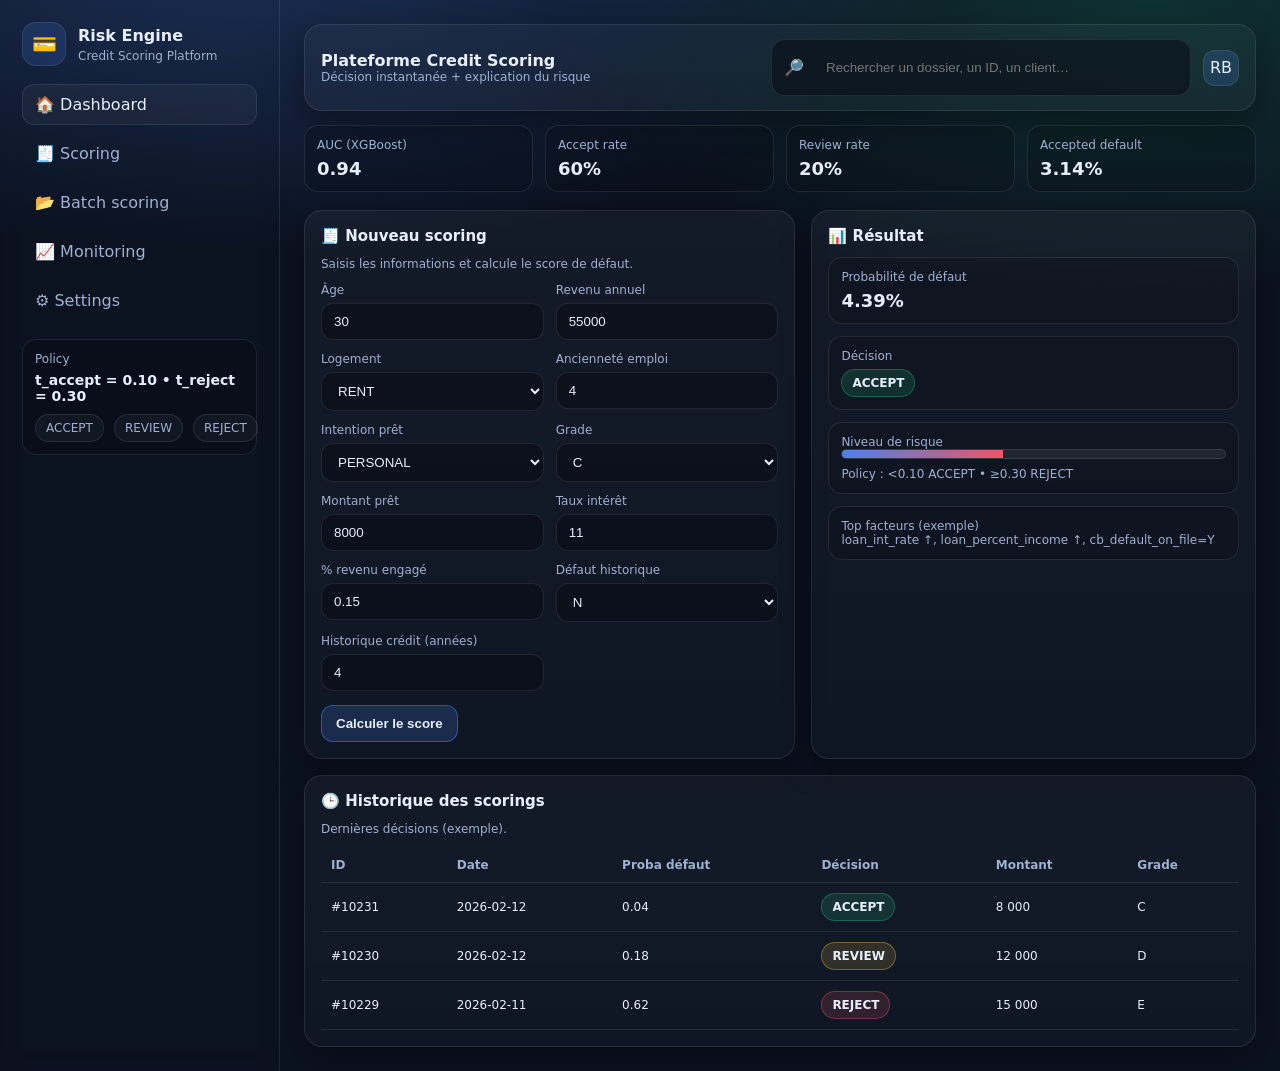
<file: scoring/templates/scoring/platform.html>
<!doctype html>
<html lang="fr">
<head>
  <meta charset="utf-8" />
  <meta name="viewport" content="width=device-width, initial-scale=1" />
  <title>Credit Scoring Platform</title>
  <style>
    :root{
      --bg:#0b1220;
      --card:#111a2e;
      --muted:#9fb0d0;
      --text:#e7eefc;
      --accent:#4f8cff;
      --ok:#26c281;
      --warn:#f5c542;
      --bad:#ff5c6c;
      --border:rgba(255,255,255,.09);
      --shadow: 0 10px 30px rgba(0,0,0,.35);
      --radius:18px;
    }
    *{box-sizing:border-box}
    body{
      margin:0;
      font-family: ui-sans-serif, system-ui, -apple-system, Segoe UI, Roboto, Arial;
      color:var(--text);
      background:
        radial-gradient(1200px 600px at 20% -10%, rgba(79,140,255,.28), transparent 60%),
        radial-gradient(1000px 500px at 90% 0%, rgba(38,194,129,.18), transparent 60%),
        var(--bg);
    }
    a{color:inherit; text-decoration:none}
    .app{min-height:100vh; display:flex}
    .sidebar{
      width:280px; padding:22px;
      border-right:1px solid var(--border);
      backdrop-filter: blur(10px);
    }
    .brand{display:flex; align-items:center; gap:12px; margin-bottom:18px}
    .logo{
      width:44px;height:44px; border-radius:14px;
      display:grid; place-items:center;
      background:rgba(79,140,255,.16);
      border:1px solid var(--border);
      font-size:20px;
    }
    .brand h1{margin:0; font-size:16px}
    .brand p{margin:4px 0 0 0; color:var(--muted); font-size:12px}

    .nav{margin-top:16px; display:grid; gap:8px}
    .nav a{
      padding:10px 12px; border-radius:12px;
      border:1px solid transparent;
      color:var(--muted);
      display:flex; gap:10px; align-items:center;
    }
    .nav a.active{
      color:var(--text);
      background:rgba(255,255,255,.04);
      border-color:var(--border);
    }
    .pill{
      margin-top:18px;
      padding:12px; border-radius:14px;
      border:1px solid var(--border);
      background:rgba(0,0,0,.18);
    }
    .pill .k{color:var(--muted); font-size:12px}
    .pill .v{font-weight:700; font-size:14px; margin-top:6px}
    .pill .row{display:flex; gap:10px; margin-top:10px}
    .pill .chip{
      padding:6px 10px; border-radius:999px; font-size:12px;
      border:1px solid var(--border);
      background:rgba(255,255,255,.04);
      color:var(--muted);
    }

    .main{flex:1; padding:24px}
    .topbar{
      display:flex; justify-content:space-between; align-items:center;
      padding:14px 16px; border-radius:var(--radius);
      border:1px solid var(--border);
      background:rgba(255,255,255,.03);
      box-shadow: var(--shadow);
    }
    .search{
      width:420px; max-width:55vw;
      display:flex; gap:10px; align-items:center;
      border:1px solid var(--border);
      background:rgba(8,12,20,.55);
      padding:10px 12px; border-radius:14px;
      color:var(--muted);
    }
    .search input{
      width:100%;
      background:transparent;
      border:0; outline:0;
      color:var(--text);
    }
    .user{
      display:flex; gap:12px; align-items:center;
    }
    .avatar{
      width:36px; height:36px; border-radius:12px;
      border:1px solid var(--border);
      background:rgba(79,140,255,.18);
      display:grid; place-items:center;
    }

    .grid{
      margin-top:18px;
      display:grid;
      grid-template-columns: 1.05fr .95fr;
      gap:16px;
    }
    @media (max-width: 980px){
      .sidebar{display:none}
      .grid{grid-template-columns:1fr}
      .search{width:100%}
    }

    .card{
      border:1px solid var(--border);
      background: linear-gradient(180deg, rgba(255,255,255,.04), rgba(255,255,255,.02));
      border-radius:var(--radius);
      padding:16px;
      box-shadow: var(--shadow);
    }
    .card h2{margin:0 0 12px 0; font-size:15px}
    .muted{color:var(--muted); font-size:12px}

    .kpis{display:grid; grid-template-columns: repeat(4, 1fr); gap:12px; margin-top:14px}
    @media (max-width: 980px){ .kpis{grid-template-columns: repeat(2, 1fr);} }
    .kpi{
      padding:12px; border-radius:14px;
      border:1px solid var(--border);
      background:rgba(0,0,0,.14);
    }
    .kpi .k{color:var(--muted); font-size:12px}
    .kpi .v{margin-top:6px; font-size:18px; font-weight:800}

    .form-grid{display:grid; grid-template-columns: 1fr 1fr; gap:12px}
    @media (max-width: 720px){ .form-grid{grid-template-columns:1fr} }
    label{display:block; color:var(--muted); font-size:12px; margin-bottom:6px}
    input, select{
      width:100%;
      padding:10px 12px;
      border-radius:12px;
      border:1px solid var(--border);
      background: rgba(8,12,20,.55);
      color: var(--text);
      outline:none;
    }
    input:focus, select:focus{border-color: rgba(79,140,255,.65)}

    .btn{
      margin-top:14px;
      padding:10px 14px;
      border-radius:12px;
      border:1px solid rgba(79,140,255,.45);
      background: rgba(79,140,255,.18);
      color: var(--text);
      cursor:pointer;
      font-weight:700;
    }
    .btn:hover{background: rgba(79,140,255,.26)}

    .result{
      display:grid; gap:12px;
    }
    .metric{
      padding:12px; border-radius:14px;
      border:1px solid var(--border);
      background:rgba(0,0,0,.14);
    }
    .metric .k{color:var(--muted); font-size:12px}
    .metric .v{margin-top:6px; font-size:18px; font-weight:800}
    .badge{
      display:inline-block;
      padding:6px 10px;
      border-radius:999px;
      font-size:12px; font-weight:700;
      border:1px solid var(--border);
    }
    .accept{background: rgba(38,194,129,.16); border-color: rgba(38,194,129,.35)}
    .review{background: rgba(245,197,66,.14); border-color: rgba(245,197,66,.35)}
    .reject{background: rgba(255,92,108,.14); border-color: rgba(255,92,108,.35)}

    .bar{
      height:10px; border-radius:999px;
      border:1px solid var(--border);
      background: rgba(255,255,255,.08);
      overflow:hidden;
    }
    .bar > div{
      height:100%;
      width:42%;
      background: linear-gradient(90deg, rgba(79,140,255,.9), rgba(255,92,108,.9));
    }

    table{width:100%; border-collapse:collapse; margin-top:10px}
    th, td{padding:10px; border-bottom:1px solid var(--border); text-align:left; font-size:12px}
    th{color:var(--muted); font-weight:600}
  </style>
</head>

<body>
<div class="app">

  <!-- SIDEBAR -->
  <aside class="sidebar">
    <div class="brand">
      <div class="logo">💳</div>
      <div>
        <h1>Risk Engine</h1>
        <p>Credit Scoring Platform</p>
      </div>
    </div>

    <nav class="nav">
      <a class="active" href="#">🏠 Dashboard</a>
      <a href="#">🧾 Scoring</a>
      <a href="#">📂 Batch scoring</a>
      <a href="#">📈 Monitoring</a>
      <a href="#">⚙️ Settings</a>
    </nav>

    <div class="pill">
      <div class="k">Policy</div>
      <div class="v">t_accept = 0.10 • t_reject = 0.30</div>
      <div class="row">
        <div class="chip">ACCEPT</div>
        <div class="chip">REVIEW</div>
        <div class="chip">REJECT</div>
      </div>
    </div>
  </aside>

  <!-- MAIN -->
  <main class="main">
    <div class="topbar">
      <div>
        <div style="font-weight:800">Plateforme Credit Scoring</div>
        <div class="muted">Décision instantanée + explication du risque</div>
      </div>
      <div class="user">
        <div class="search">
          🔎 <input placeholder="Rechercher un dossier, un ID, un client…" />
        </div>
        <div class="avatar">RB</div>
      </div>
    </div>

    <!-- KPI row -->
    <div class="kpis">
      <div class="kpi"><div class="k">AUC (XGBoost)</div><div class="v">0.94</div></div>
      <div class="kpi"><div class="k">Accept rate</div><div class="v">60%</div></div>
      <div class="kpi"><div class="k">Review rate</div><div class="v">20%</div></div>
      <div class="kpi"><div class="k">Accepted default</div><div class="v">3.14%</div></div>
    </div>

    <div class="grid">
      <!-- FORM -->
      <section class="card">
        <h2>🧾 Nouveau scoring</h2>
        <p class="muted">Saisis les informations et calcule le score de défaut.</p>

        <div class="form-grid" style="margin-top:12px">
          <div>
            <label>Âge</label>
            <input type="number" value="30" />
          </div>
          <div>
            <label>Revenu annuel</label>
            <input type="number" value="55000" />
          </div>
          <div>
            <label>Logement</label>
            <select>
              <option>RENT</option><option>OWN</option><option>MORTGAGE</option><option>OTHER</option>
            </select>
          </div>
          <div>
            <label>Ancienneté emploi</label>
            <input type="number" value="4" />
          </div>

          <div>
            <label>Intention prêt</label>
            <select>
              <option>PERSONAL</option><option>EDUCATION</option><option>MEDICAL</option>
              <option>HOMEIMPROVEMENT</option><option>DEBTCONSOLIDATION</option><option>VENTURE</option>
            </select>
          </div>
          <div>
            <label>Grade</label>
            <select>
              <option>A</option><option>B</option><option selected>C</option><option>D</option><option>E</option><option>F</option><option>G</option>
            </select>
          </div>

          <div>
            <label>Montant prêt</label>
            <input type="number" value="8000" />
          </div>
          <div>
            <label>Taux intérêt</label>
            <input type="number" value="11" step="0.1"/>
          </div>

          <div>
            <label>% revenu engagé</label>
            <input type="number" value="0.15" step="0.01"/>
          </div>
          <div>
            <label>Défaut historique</label>
            <select>
              <option selected>N</option><option>Y</option>
            </select>
          </div>

          <div>
            <label>Historique crédit (années)</label>
            <input type="number" value="4" />
          </div>
        </div>

        <button class="btn">Calculer le score</button>
      </section>

      <!-- RESULT -->
      <section class="card">
        <h2>📊 Résultat</h2>
        <div class="result">
          <div class="metric">
            <div class="k">Probabilité de défaut</div>
            <div class="v">4.39%</div>
          </div>

          <div class="metric">
            <div class="k">Décision</div>
            <div class="v">
              <span class="badge accept">ACCEPT</span>
            </div>
          </div>

          <div class="metric">
            <div class="k">Niveau de risque</div>
            <div class="bar"><div></div></div>
            <div class="muted" style="margin-top:8px">Policy : &lt;0.10 ACCEPT • ≥0.30 REJECT</div>
          </div>

          <div class="metric">
            <div class="k">Top facteurs (exemple)</div>
            <div class="muted">loan_int_rate ↑, loan_percent_income ↑, cb_default_on_file=Y</div>
          </div>
        </div>
      </section>
    </div>

    <!-- History -->
    <section class="card" style="margin-top:16px">
      <h2>🕒 Historique des scorings</h2>
      <p class="muted">Dernières décisions (exemple).</p>
      <table>
        <thead>
          <tr>
            <th>ID</th><th>Date</th><th>Proba défaut</th><th>Décision</th><th>Montant</th><th>Grade</th>
          </tr>
        </thead>
        <tbody>
          <tr><td>#10231</td><td>2026-02-12</td><td>0.04</td><td><span class="badge accept">ACCEPT</span></td><td>8 000</td><td>C</td></tr>
          <tr><td>#10230</td><td>2026-02-12</td><td>0.18</td><td><span class="badge review">REVIEW</span></td><td>12 000</td><td>D</td></tr>
          <tr><td>#10229</td><td>2026-02-11</td><td>0.62</td><td><span class="badge reject">REJECT</span></td><td>15 000</td><td>E</td></tr>
        </tbody>
      </table>
    </section>
  </main>

</div>
</body>
</html>
</file>
